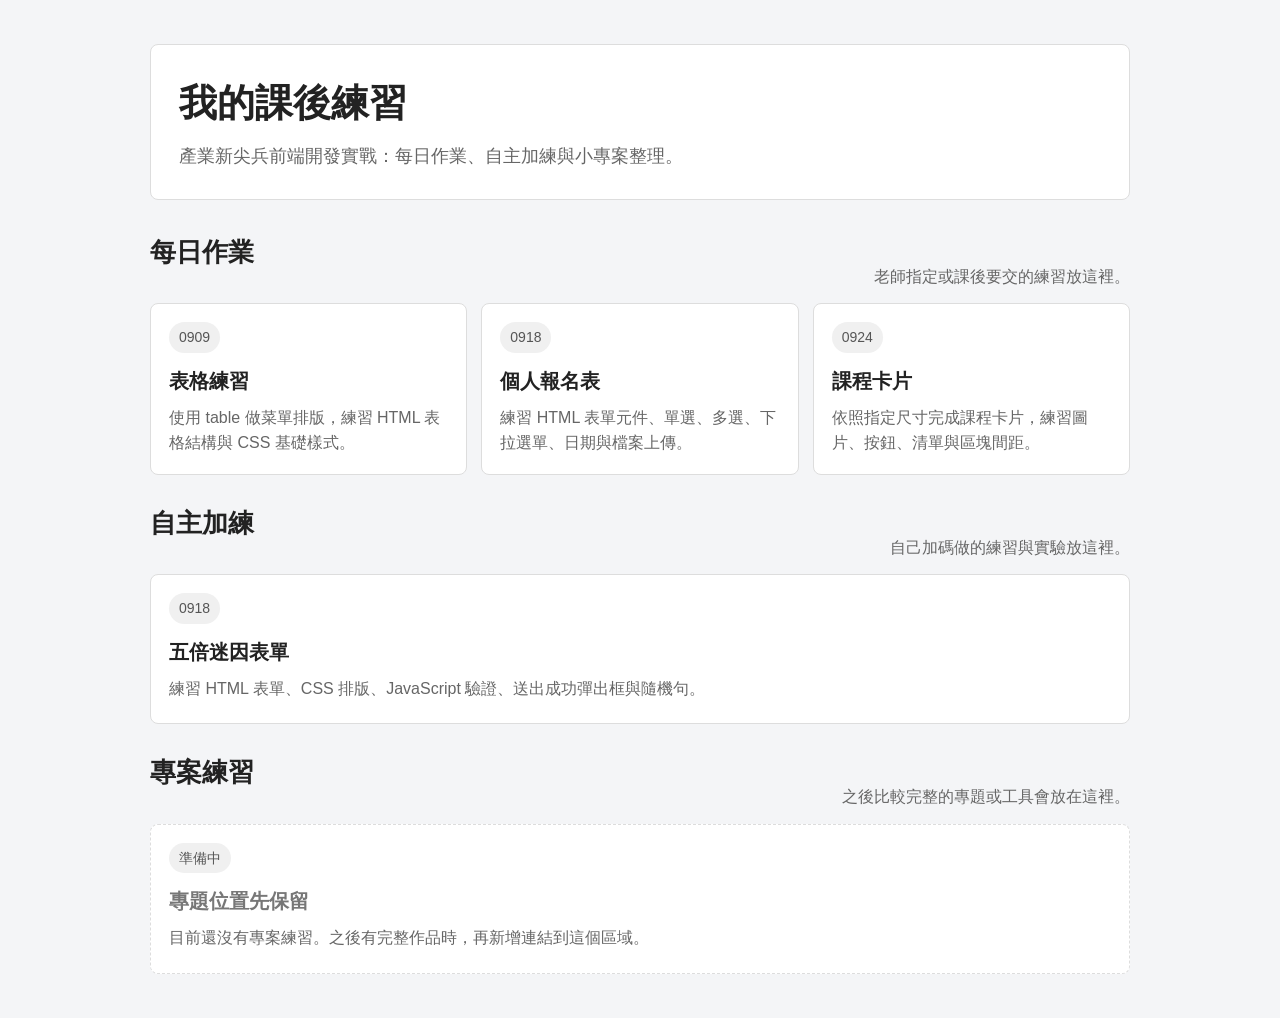
<file: index.html>
<!doctype html>
<html lang="zh-Hant">
  <head>
    <meta charset="UTF-8" />
    <meta name="viewport" content="width=device-width, initial-scale=1.0" />
    <title>我的課後練習</title>

    <style>
      * {
        box-sizing: border-box;
      }

      body {
        margin: 0;
        background-color: #f4f5f7;
        color: #222;
        font-family: Arial, "Microsoft JhengHei", sans-serif;
        line-height: 1.6;
      }

      .page {
        width: min(100% - 32px, 980px);
        margin: 0 auto;
        padding: 44px 0;
      }

      header {
        margin-bottom: 32px;
        padding: 28px;
        background-color: #ffffff;
        border: 1px solid #dddddd;
        border-radius: 8px;
      }

      h1,
      h2,
      h3,
      p {
        margin-top: 0;
      }

      h1 {
        margin-bottom: 8px;
        font-size: 38px;
      }

      h2 {
        margin-bottom: 16px;
        font-size: 26px;
      }

      h3 {
        margin-bottom: 8px;
        font-size: 20px;
      }

      .subtitle {
        margin-bottom: 0;
        color: #666666;
        font-size: 18px;
      }

      .section {
        margin-top: 28px;
      }

      .section-head {
        display: flex;
        align-items: end;
        justify-content: space-between;
        gap: 16px;
        margin-bottom: 14px;
      }

      .section-note {
        margin: 0;
        color: #666666;
      }

      .card-grid {
        display: grid;
        grid-template-columns: repeat(auto-fit, minmax(230px, 1fr));
        gap: 14px;
      }

      .card {
        min-height: 150px;
        padding: 18px;
        background-color: #ffffff;
        border: 1px solid #dddddd;
        border-radius: 8px;
      }

      .card-link {
        display: block;
        color: #222222;
        text-decoration: none;
      }

      .card-link:hover {
        border-color: #333333;
        background-color: #fafafa;
      }

      .tag {
        display: inline-block;
        margin-bottom: 12px;
        padding: 4px 10px;
        color: #555555;
        font-size: 14px;
        background-color: #f0f0f0;
        border-radius: 999px;
      }

      .card p {
        margin-bottom: 0;
        color: #666666;
      }

      .card.pending {
        border-style: dashed;
        color: #777777;
      }

      @media (max-width: 640px) {
        .page {
          width: min(100% - 24px, 980px);
          padding: 28px 0;
        }

        header {
          padding: 22px;
        }

        h1 {
          font-size: 32px;
        }

        .section-head {
          display: block;
        }
      }
    </style>
  </head>

  <body>
    <main class="page">
      <header>
        <h1>我的課後練習</h1>
        <p class="subtitle">產業新尖兵前端開發實戰：每日作業、自主加練與小專案整理。</p>
      </header>

      <section class="section">
        <div class="section-head">
          <h2>每日作業</h2>
          <p class="section-note">老師指定或課後要交的練習放這裡。</p>
        </div>

        <div class="card-grid">
          <a class="card card-link" href="homework/0909/">
            <span class="tag">0909</span>
            <h3>表格練習</h3>
            <p>使用 table 做菜單排版，練習 HTML 表格結構與 CSS 基礎樣式。</p>
          </a>

          <a class="card card-link" href="homework/0918/">
            <span class="tag">0918</span>
            <h3>個人報名表</h3>
            <p>練習 HTML 表單元件、單選、多選、下拉選單、日期與檔案上傳。</p>
          </a>

          <a class="card card-link" href="homework/0924/">
            <span class="tag">0924</span>
            <h3>課程卡片</h3>
            <p>依照指定尺寸完成課程卡片，練習圖片、按鈕、清單與區塊間距。</p>
          </a>
        </div>
      </section>

      <section class="section">
        <div class="section-head">
          <h2>自主加練</h2>
          <p class="section-note">自己加碼做的練習與實驗放這裡。</p>
        </div>

        <div class="card-grid">
          <a class="card card-link" href="projects/0918-five-times-form/">
            <span class="tag">0918</span>
            <h3>五倍迷因表單</h3>
            <p>練習 HTML 表單、CSS 排版、JavaScript 驗證、送出成功彈出框與隨機句。</p>
          </a>
        </div>
      </section>

      <section class="section">
        <div class="section-head">
          <h2>專案練習</h2>
          <p class="section-note">之後比較完整的專題或工具會放在這裡。</p>
        </div>

        <div class="card-grid">
          <article class="card pending">
            <span class="tag">準備中</span>
            <h3>專題位置先保留</h3>
            <p>目前還沒有專案練習。之後有完整作品時，再新增連結到這個區域。</p>
          </article>
        </div>
      </section>
    </main>
  </body>
</html>
</file>
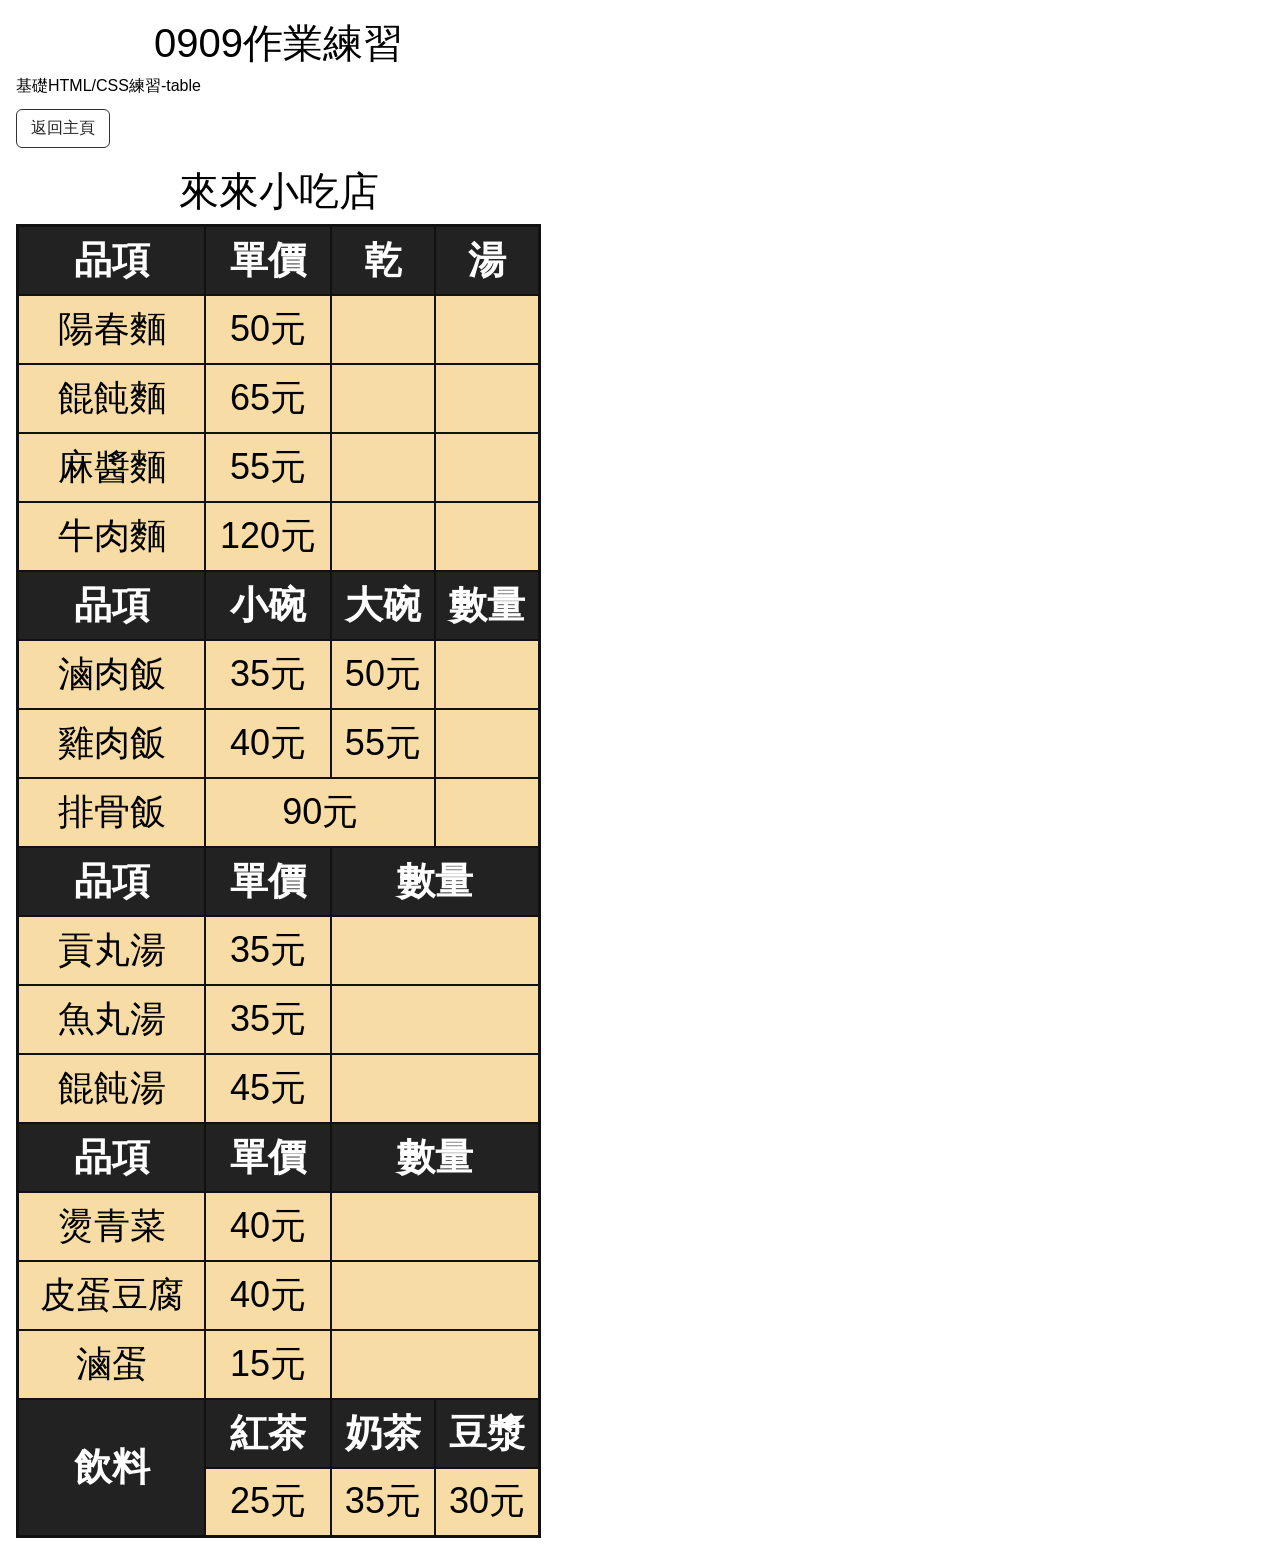
<file: homework/0909/index.html>
<!doctype html>
<html lang="zh-Hant">
  <head>
    <meta charset="UTF-8" />
    <meta name="viewport" content="width=device-width, initial-scale=1.0" />
    <title>0909作業</title>

    <style>
      * {
        box-sizing: border-box;
      }

      body {
        margin: 0;
        padding: 16px;
        background-color: white;
        font-family: "Microsoft JhengHei", "Noto Sans TC", Arial, sans-serif;
      }

      .page {
        width: min(525px, 100%);
      }

      h1 {
        margin: 0 0 5px 0;
        text-align: center;
        font-size: 40px;
        font-weight: 500;
      }

      p {
        margin: 0 0 12px;
      }

      .back-home {
        display: inline-block;
        margin-bottom: 16px;
        padding: 8px 14px;
        border: 1px solid #333;
        border-radius: 6px;
        color: #222;
        text-decoration: none;
      }

      .back-home:hover {
        background-color: #f2f2f2;
      }

      table {
        width: 100%;
        border-collapse: collapse;
        table-layout: fixed;
        border: 3px solid #111;
      }

      col:nth-child(1) {
        width: 36%;
      }

      col:nth-child(2) {
        width: 24%;
      }

      col:nth-child(3) {
        width: 20%;
      }

      col:nth-child(4) {
        width: 20%;
      }

      th,
      td {
        border: 2px solid #111;
        text-align: center;
        vertical-align: middle;
      }

      th {
        height: 69px;
        background-color: #222;
        color: white;
        font-size: 38px;
        font-weight: bold;
        white-space: nowrap;
      }

      td {
        height: 69px;
        background-color: #f7dca5;
        color: black;
        font-size: 36px;
        white-space: nowrap;
      }

      @media (max-width: 600px) {
        body {
          padding: 12px;
        }

        h1 {
          font-size: 28px;
        }

        th,
        td {
          height: 48px;
          font-size: 22px;
        }
      }
    </style>
  </head>

  <body>
    <main class="page">
      <section>
        <h1>0909作業練習</h1>
        <p>基礎HTML/CSS練習-table</p>
        <a class="back-home" href="../../index.html">返回主頁</a>
      </section>

      <section>
        <h1>來來小吃店</h1>

        <table>
          <colgroup>
            <col />
            <col />
            <col />
            <col />
          </colgroup>

          <tr>
            <th>品項</th>
            <th>單價</th>
            <th>乾</th>
            <th>湯</th>
          </tr>

          <tr>
            <td>陽春麵</td>
            <td>50元</td>
            <td></td>
            <td></td>
          </tr>

          <tr>
            <td>餛飩麵</td>
            <td>65元</td>
            <td></td>
            <td></td>
          </tr>

          <tr>
            <td>麻醬麵</td>
            <td>55元</td>
            <td></td>
            <td></td>
          </tr>

          <tr>
            <td>牛肉麵</td>
            <td>120元</td>
            <td></td>
            <td></td>
          </tr>

          <tr>
            <th>品項</th>
            <th>小碗</th>
            <th>大碗</th>
            <th>數量</th>
          </tr>

          <tr>
            <td>滷肉飯</td>
            <td>35元</td>
            <td>50元</td>
            <td></td>
          </tr>

          <tr>
            <td>雞肉飯</td>
            <td>40元</td>
            <td>55元</td>
            <td></td>
          </tr>

          <tr>
            <td>排骨飯</td>
            <td colspan="2">90元</td>
            <td></td>
          </tr>

          <tr>
            <th>品項</th>
            <th>單價</th>
            <th colspan="2">數量</th>
          </tr>

          <tr>
            <td>貢丸湯</td>
            <td>35元</td>
            <td colspan="2"></td>
          </tr>

          <tr>
            <td>魚丸湯</td>
            <td>35元</td>
            <td colspan="2"></td>
          </tr>

          <tr>
            <td>餛飩湯</td>
            <td>45元</td>
            <td colspan="2"></td>
          </tr>

          <tr>
            <th>品項</th>
            <th>單價</th>
            <th colspan="2">數量</th>
          </tr>

          <tr>
            <td>燙青菜</td>
            <td>40元</td>
            <td colspan="2"></td>
          </tr>

          <tr>
            <td>皮蛋豆腐</td>
            <td>40元</td>
            <td colspan="2"></td>
          </tr>

          <tr>
            <td>滷蛋</td>
            <td>15元</td>
            <td colspan="2"></td>
          </tr>

          <tr>
            <th rowspan="2">飲料</th>
            <th>紅茶</th>
            <th>奶茶</th>
            <th>豆漿</th>
          </tr>

          <tr>
            <td>25元</td>
            <td>35元</td>
            <td>30元</td>
          </tr>
        </table>
      </section>
    </main>
  </body>
</html>
</file>
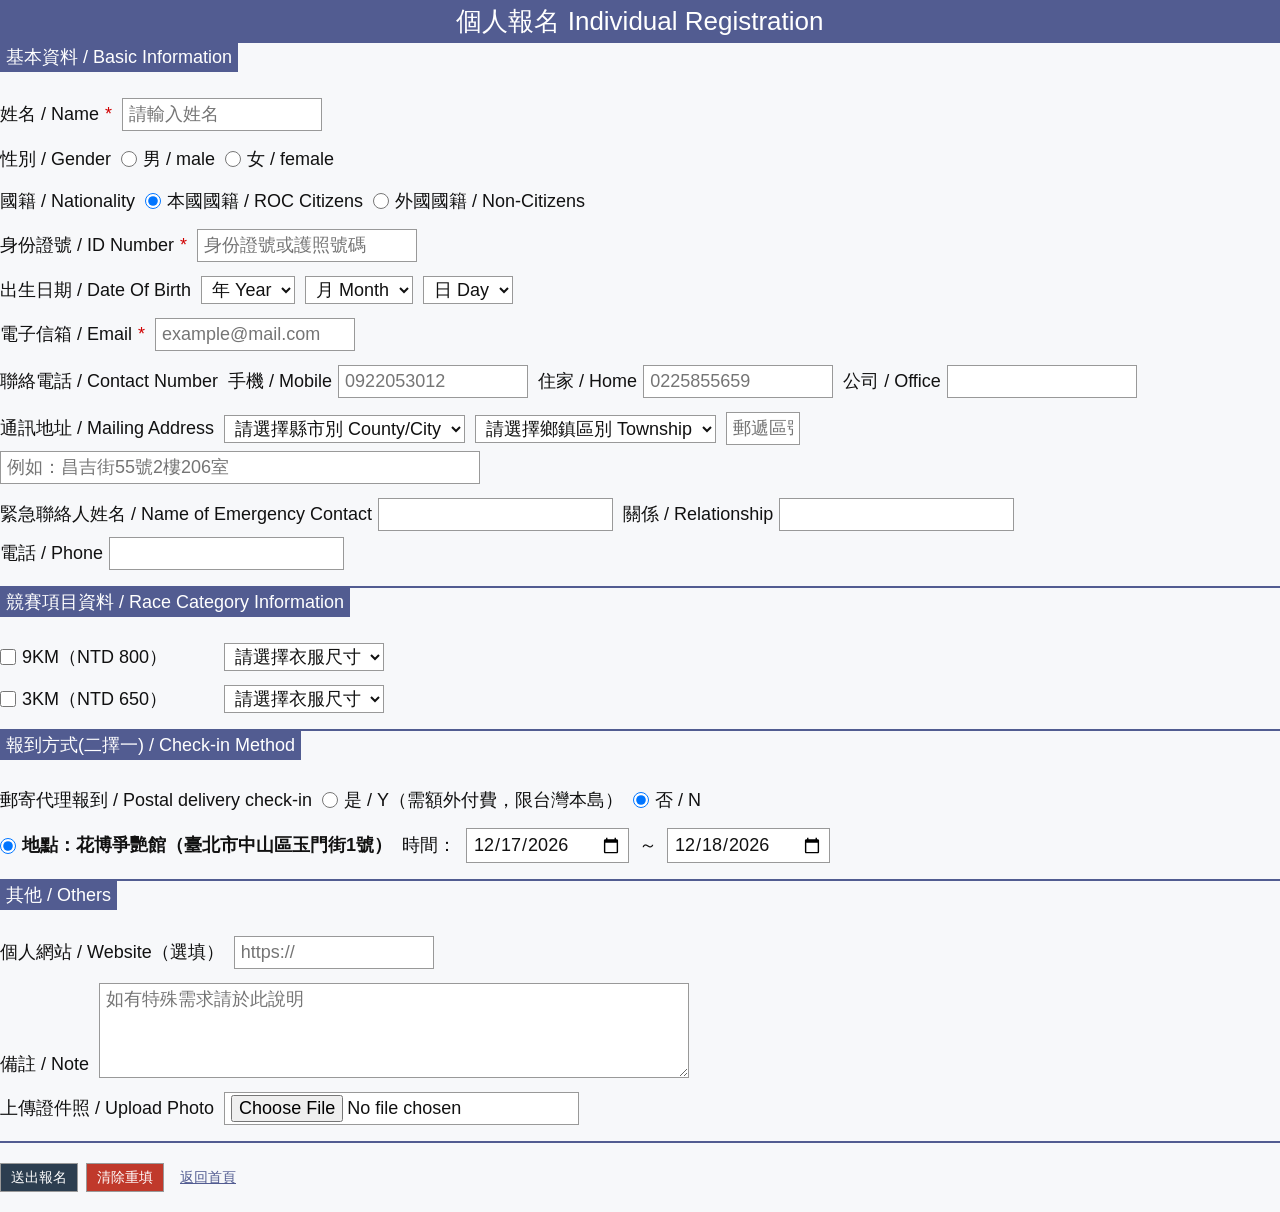
<file: homework/0918/index.html>
<!doctype html>
<html lang="zh-Hant">
  <head>
    <meta charset="UTF-8" />
    <meta name="viewport" content="width=device-width, initial-scale=1.0" />
    <title>0918 個人報名表</title>
    <link rel="stylesheet" href="reset.css" />
    <link rel="stylesheet" href="style.css" />
  </head>

  <body>
    <main>
      <h1 class="page-title">個人報名 Individual Registration</h1>

      <form class="registration-form" action="#" method="post">
        <fieldset class="form-section">
          <legend class="section-title">基本資料 / Basic Information</legend>

          <div class="section-content">
            <div class="form-row">
              <label class="form-label" for="name">
                姓名 / Name<span class="required">*</span>
              </label>
              <input id="name" name="name" type="text" placeholder="請輸入姓名" required />
            </div>

            <div class="form-row">
              <span class="form-label">性別 / Gender</span>
              <label class="choice-label">
                <input name="gender" type="radio" value="male" />
                男 / male
              </label>
              <label class="choice-label">
                <input name="gender" type="radio" value="female" />
                女 / female
              </label>
            </div>

            <div class="form-row">
              <span class="form-label">國籍 / Nationality</span>
              <label class="choice-label">
                <input name="nationality" type="radio" value="roc" checked />
                本國國籍 / ROC Citizens
              </label>
              <label class="choice-label">
                <input name="nationality" type="radio" value="foreign" />
                外國國籍 / Non-Citizens
              </label>
            </div>

            <div class="form-row">
              <label class="form-label" for="id-number">
                身份證號 / ID Number<span class="required">*</span>
              </label>
              <input
                class="id-number"
                id="id-number"
                name="id-number"
                type="text"
                placeholder="身份證號或護照號碼"
                required
              />
            </div>

            <div class="form-row">
              <span class="form-label">出生日期 / Date Of Birth</span>
              <select name="birth-year" aria-label="出生年份">
                <option value="">年 Year</option>
                <option value="2000">2000</option>
                <option value="1999">1999</option>
                <option value="1998">1998</option>
              </select>
              <select name="birth-month" aria-label="出生月份">
                <option value="">月 Month</option>
                <option value="1">1</option>
                <option value="2">2</option>
                <option value="3">3</option>
                <option value="4">4</option>
                <option value="5">5</option>
                <option value="6">6</option>
                <option value="7">7</option>
                <option value="8">8</option>
                <option value="9">9</option>
                <option value="10">10</option>
                <option value="11">11</option>
                <option value="12">12</option>
              </select>
              <select name="birth-day" aria-label="出生日期">
                <option value="">日 Day</option>
                <option value="1">1</option>
                <option value="2">2</option>
                <option value="3">3</option>
                <option value="4">4</option>
                <option value="5">5</option>
                <option value="6">6</option>
                <option value="7">7</option>
                <option value="8">8</option>
                <option value="9">9</option>
                <option value="10">10</option>
                <option value="11">11</option>
                <option value="12">12</option>
                <option value="13">13</option>
                <option value="14">14</option>
                <option value="15">15</option>
                <option value="16">16</option>
                <option value="17">17</option>
                <option value="18">18</option>
                <option value="19">19</option>
                <option value="20">20</option>
                <option value="21">21</option>
                <option value="22">22</option>
                <option value="23">23</option>
                <option value="24">24</option>
                <option value="25">25</option>
                <option value="26">26</option>
                <option value="27">27</option>
                <option value="28">28</option>
                <option value="29">29</option>
                <option value="30">30</option>
                <option value="31">31</option>
              </select>
            </div>

            <div class="form-row">
              <label class="form-label" for="email">
                電子信箱 / Email<span class="required">*</span>
              </label>
              <input id="email" name="email" type="email" placeholder="example@mail.com" required />
            </div>

            <div class="form-row">
              <span class="form-label">聯絡電話 / Contact Number</span>
              <label class="inline-field" for="mobile">
                手機 / Mobile
                <input class="phone-input" id="mobile" name="mobile" type="tel" placeholder="0922053012" />
              </label>
              <label class="inline-field" for="home-phone">
                住家 / Home
                <input class="phone-input" id="home-phone" name="home-phone" type="tel" placeholder="0225855659" />
              </label>
              <label class="inline-field" for="office-phone">
                公司 / Office
                <input class="phone-input" id="office-phone" name="office-phone" type="tel" />
              </label>
            </div>

            <div class="form-row">
              <span class="form-label">通訊地址 / Mailing Address</span>
              <select name="county" aria-label="縣市">
                <option value="">請選擇縣市別 County/City</option>
                <option value="taipei">臺北市</option>
                <option value="new-taipei">新北市</option>
                <option value="taoyuan">桃園市</option>
              </select>
              <select name="township" aria-label="鄉鎮區別">
                <option value="">請選擇鄉鎮區別 Township</option>
                <option value="zhongshan">中山區</option>
                <option value="xinyi">信義區</option>
                <option value="daan">大安區</option>
              </select>
              <input class="postal-code" name="postal-code" type="text" inputmode="numeric" placeholder="郵遞區號" />
              <input class="address-input" name="address" type="text" placeholder="例如：昌吉街55號2樓206室" />
            </div>

            <div class="form-row">
              <label class="inline-field" for="emergency-name">
                緊急聯絡人姓名 / Name of Emergency Contact
                <input class="emergency-input" id="emergency-name" name="emergency-name" type="text" />
              </label>
              <label class="inline-field" for="relationship">
                關係 / Relationship
                <input class="emergency-input" id="relationship" name="relationship" type="text" />
              </label>
              <label class="inline-field" for="emergency-phone">
                電話 / Phone
                <input class="emergency-input" id="emergency-phone" name="emergency-phone" type="tel" />
              </label>
            </div>
          </div>
        </fieldset>

        <fieldset class="form-section">
          <legend class="section-title">競賽項目資料 / Race Category Information</legend>

          <div class="section-content">
            <div class="form-row race-row">
              <label class="choice-label race-name">
                <input name="race" type="checkbox" value="9km" />
                9KM（NTD 800）
              </label>
              <select name="size-9km" aria-label="9KM 衣服尺寸">
                <option value="">請選擇衣服尺寸</option>
                <option value="s">S</option>
                <option value="m">M</option>
                <option value="l">L</option>
                <option value="xl">XL</option>
              </select>
            </div>

            <div class="form-row race-row">
              <label class="choice-label race-name">
                <input name="race" type="checkbox" value="3km" />
                3KM（NTD 650）
              </label>
              <select name="size-3km" aria-label="3KM 衣服尺寸">
                <option value="">請選擇衣服尺寸</option>
                <option value="s">S</option>
                <option value="m">M</option>
                <option value="l">L</option>
                <option value="xl">XL</option>
              </select>
            </div>
          </div>
        </fieldset>

        <fieldset class="form-section">
          <legend class="section-title">報到方式(二擇一) / Check-in Method</legend>

          <div class="section-content">
            <div class="form-row">
              <span class="form-label">郵寄代理報到 / Postal delivery check-in</span>
              <label class="choice-label">
                <input name="postal-check-in" type="radio" value="yes" />
                是 / Y（需額外付費，限台灣本島）
              </label>
              <label class="choice-label">
                <input name="postal-check-in" type="radio" value="no" checked />
                否 / N
              </label>
            </div>

            <div class="form-row">
              <label class="choice-label check-in-note">
                <input name="check-in-place" type="radio" value="expo" checked />
                地點：花博爭艷館（臺北市中山區玉門街1號）
              </label>
              <span>時間：</span>
              <input name="check-in-start" type="date" value="2026-12-17" />
              <span>～</span>
              <input name="check-in-end" type="date" value="2026-12-18" />
            </div>
          </div>
        </fieldset>

        <fieldset class="form-section">
          <legend class="section-title">其他 / Others</legend>

          <div class="section-content">
            <div class="form-row">
              <label class="form-label" for="website">個人網站 / Website（選填）</label>
              <input id="website" name="website" type="url" placeholder="https://" />
            </div>

            <div class="form-row note-row">
              <label class="form-label" for="note">備註 / Note</label>
              <textarea id="note" name="note" placeholder="如有特殊需求請於此說明"></textarea>
            </div>

            <div class="form-row">
              <label class="form-label" for="photo">上傳證件照 / Upload Photo</label>
              <input id="photo" name="photo" type="file" accept="image/*" />
            </div>
          </div>
        </fieldset>

        <div class="form-actions">
          <button class="button button-submit" type="submit">送出報名</button>
          <button class="button button-reset" type="reset">清除重填</button>
          <a class="back-home" href="../../index.html">返回首頁</a>
        </div>
      </form>
    </main>
  </body>
</html>
</file>
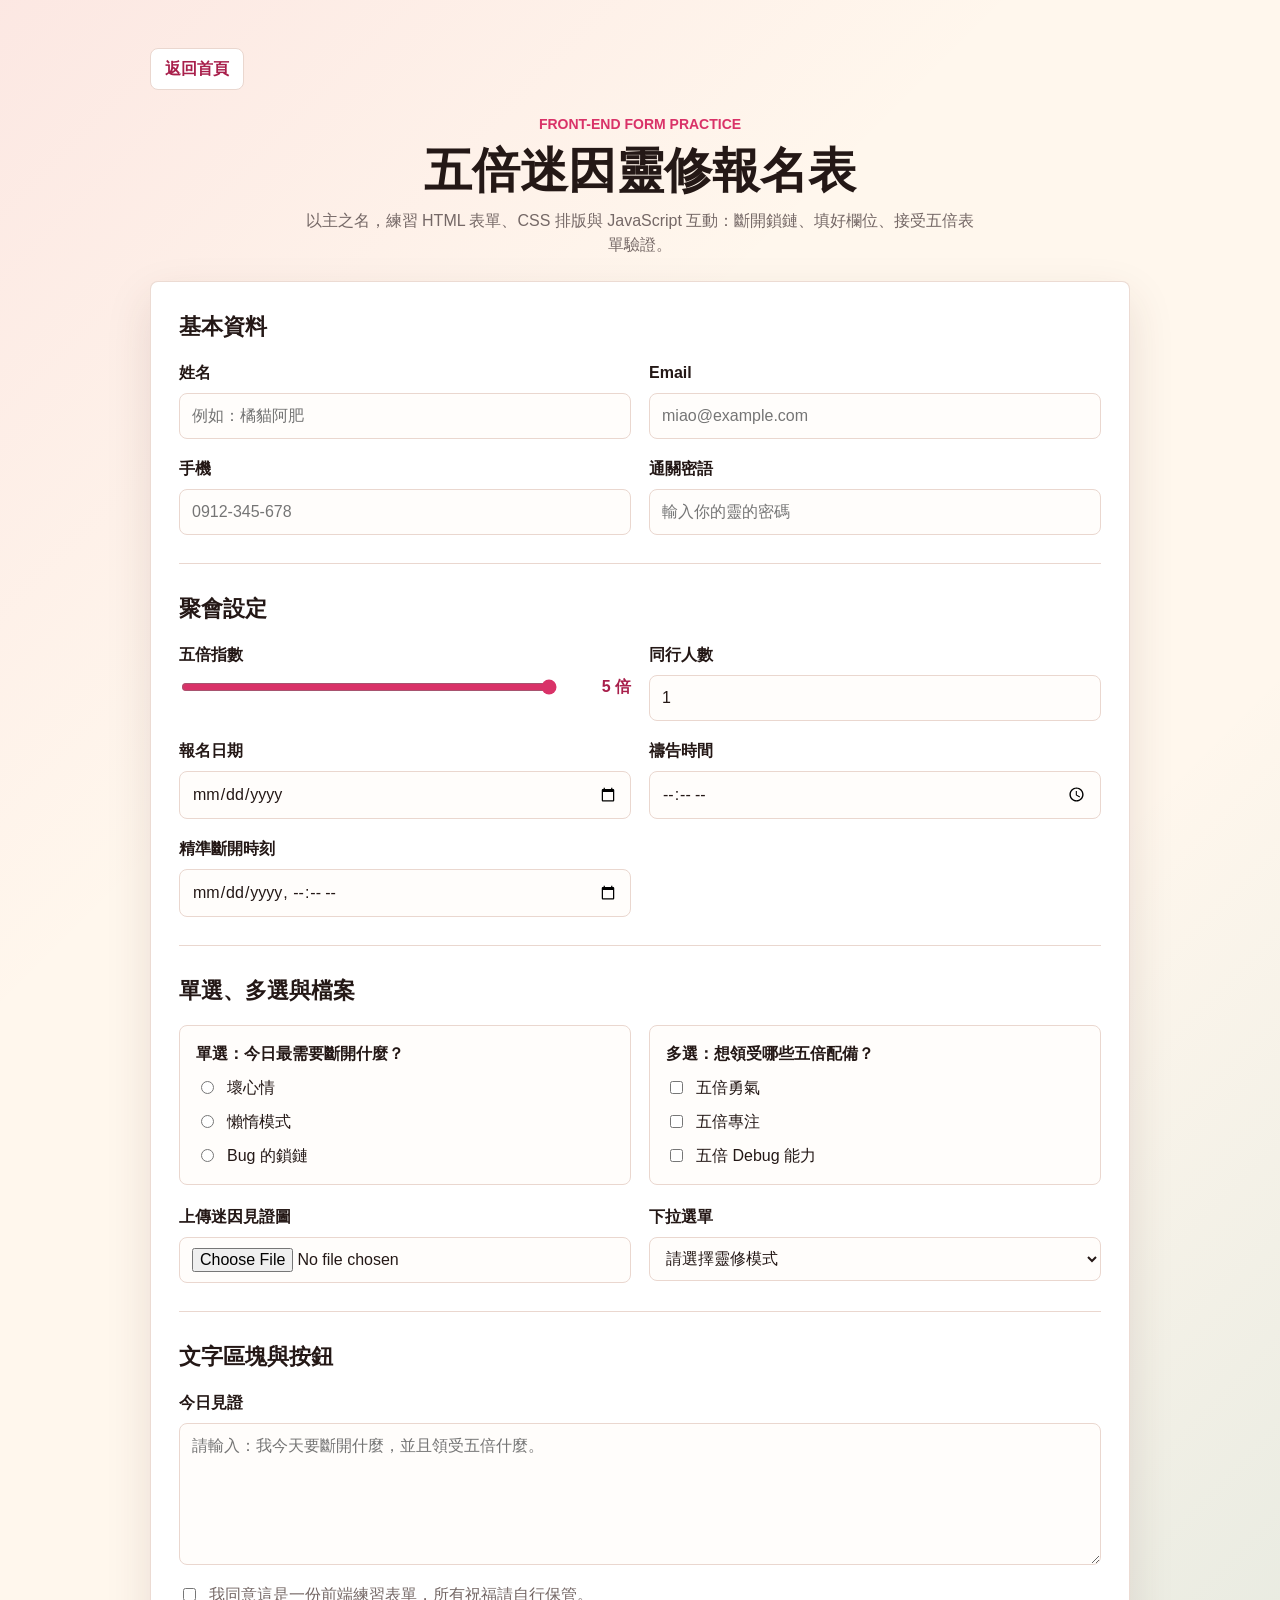
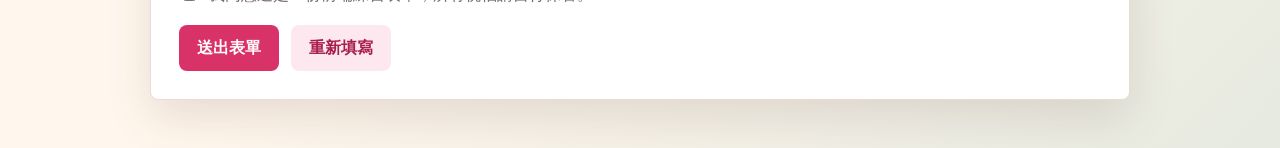
<file: projects/0918-five-times-form/index.html>
<!doctype html>
<html lang="zh-Hant-TW">
  <head>
    <meta charset="UTF-8" />
    <meta name="viewport" content="width=device-width, initial-scale=1.0" />
    <title>0918 練習五倍靈修報名表</title>
    <link rel="stylesheet" href="style.css" />
  </head>

  <body>
    <main class="page">
      <a class="back-home" href="../../index.html">返回首頁</a>

      <section class="hero" aria-labelledby="pageTitle">
        <p class="eyebrow">Front-end Form Practice</p>
        <h1 id="pageTitle">五倍迷因靈修報名表</h1>
        <p class="hero-text">
          以主之名，練習 HTML 表單、CSS 排版與 JavaScript
          互動：斷開鎖鏈、填好欄位、接受五倍表單驗證。
        </p>
      </section>

      <form class="form-card" id="blessingForm" novalidate>
        <input type="hidden" name="campaign" value="five-times-meme" />

        <fieldset class="form-section">
          <legend>基本資料</legend>

          <div class="form-grid">
            <div class="field">
              <label for="fullName">姓名</label>
              <input
                type="text"
                id="fullName"
                name="fullName"
                placeholder="例如：橘貓阿肥"
                autocomplete="name"
                required
              />
            </div>

            <div class="field">
              <label for="email">Email</label>
              <input
                type="email"
                id="email"
                name="email"
                placeholder="miao@example.com"
                autocomplete="email"
                required
              />
            </div>

            <div class="field">
              <label for="phone">手機</label>
              <input
                type="tel"
                id="phone"
                name="phone"
                placeholder="0912-345-678"
                autocomplete="tel"
              />
            </div>

            <div class="field">
              <label for="password">通關密語</label>
              <input
                type="password"
                id="password"
                name="password"
                placeholder="輸入你的靈的密碼"
                minlength="6"
              />
            </div>
          </div>
        </fieldset>

        <fieldset class="form-section">
          <legend>聚會設定</legend>

          <div class="form-grid">
            <div class="field">
              <label for="blessingLevel">五倍指數</label>
              <div class="range-row">
                <input
                  type="range"
                  id="blessingLevel"
                  name="blessingLevel"
                  min="1"
                  max="5"
                  value="5"
                />
                <output id="blessingOutput" for="blessingLevel">5 倍</output>
              </div>
            </div>

            <div class="field">
              <label for="teamSize">同行人數</label>
              <input
                type="number"
                id="teamSize"
                name="teamSize"
                min="1"
                max="20"
                value="1"
              />
            </div>

            <div class="field">
              <label for="eventDate">報名日期</label>
              <input type="date" id="eventDate" name="eventDate" />
            </div>

            <div class="field">
              <label for="eventTime">禱告時間</label>
              <input type="time" id="eventTime" name="eventTime" />
            </div>

            <div class="field">
              <label for="eventDateTime">精準斷開時刻</label>
              <input
                type="datetime-local"
                id="eventDateTime"
                name="eventDateTime"
              />
            </div>
          </div>
        </fieldset>

        <fieldset class="form-section">
          <legend>單選、多選與檔案</legend>

          <div class="choice-layout">
            <div class="choice-group">
              <p class="choice-title">單選：今日最需要斷開什麼？</p>
              <label class="choice-item">
                <input
                  type="radio"
                  name="breakTarget"
                  value="badMood"
                  required
                />
                壞心情
              </label>
              <label class="choice-item">
                <input type="radio" name="breakTarget" value="lazyMode" />
                懶惰模式
              </label>
              <label class="choice-item">
                <input type="radio" name="breakTarget" value="bugChain" />
                Bug 的鎖鏈
              </label>
            </div>

            <div class="choice-group">
              <p class="choice-title">多選：想領受哪些五倍配備？</p>
              <label class="choice-item">
                <input type="checkbox" name="equipments" value="courage" />
                五倍勇氣
              </label>
              <label class="choice-item">
                <input type="checkbox" name="equipments" value="focus" />
                五倍專注
              </label>
              <label class="choice-item">
                <input type="checkbox" name="equipments" value="debugPower" />
                五倍 Debug 能力
              </label>
            </div>
          </div>

          <div class="form-grid">
            <div class="field">
              <label for="memeFile">上傳迷因見證圖</label>
              <input
                type="file"
                id="memeFile"
                name="memeFile"
                accept="image/*"
              />
            </div>

            <div class="field">
              <label for="memeMode">下拉選單</label>
              <select id="memeMode" name="memeMode" required>
                <option value="">請選擇靈修模式</option>
                <option value="gentle">溫柔提醒</option>
                <option value="powerful">大聲斷開</option>
                <option value="fiveTimes">直接五倍</option>
              </select>
            </div>
          </div>
        </fieldset>

        <fieldset class="form-section">
          <legend>文字區塊與按鈕</legend>

          <div class="field">
            <label for="message">今日見證</label>
            <textarea
              id="message"
              name="message"
              rows="5"
              placeholder="請輸入：我今天要斷開什麼，並且領受五倍什麼。"
              required
            ></textarea>
          </div>

          <label class="choice-item agree-row">
            <input type="checkbox" id="agree" name="agree" required />
            我同意這是一份前端練習表單，所有祝福請自行保管。
          </label>

          <div class="button-row">
            <button type="submit">送出表單</button>
            <button type="reset" class="secondary-button">重新填寫</button>
          </div>
        </fieldset>
      </form>
    </main>

    <div
      class="modal"
      id="successModal"
      role="dialog"
      aria-modal="true"
      aria-labelledby="modalTitle"
    >
      <div class="modal-card">
        <p class="modal-eyebrow">表單送出成功</p>
        <h2 id="modalTitle">
          恭喜你 <span id="modalName">同學</span> 已成功得到五倍祝福
        </h2>
        <p class="modal-text">開始你的五倍學院訓練</p>
        <ul class="training-list">
          <li>第一課：斷開拖延，準時完成作業。</li>
          <li>第二課：領受專注，表單欄位不漏填。</li>
          <li>第三課：五倍 Debug，錯誤訊息看得懂。</li>
        </ul>
        <p class="random-line" id="randomLine">準備領受今日訓練金句。</p>
        <div class="modal-actions">
          <button type="button" id="randomButton">隨機五倍一句</button>
          <button type="button" class="secondary-button" id="closeModalButton">
            開始訓練
          </button>
        </div>
      </div>
    </div>

    <script src="script.js"></script>
  </body>
</html>
</file>
<file: homework/0918/style.css>
body {
  min-width: 320px;
  background-color: #f7f8fa;
  color: #111111;
  font-family: Arial, "Microsoft JhengHei", sans-serif;
  font-size: 18px;
  line-height: 1.5;
}

.page-title {
  padding: 2px 16px;
  background-color: #525c91;
  color: #ffffff;
  font-size: 26px;
  font-weight: normal;
  text-align: center;
}

.registration-form {
  width: 100%;
}

.form-section {
  min-width: 0;
  padding: 14px 0 16px;
  border-bottom: 2px solid #525c91;
}

.section-title {
  padding: 1px 6px;
  background-color: #525c91;
  color: #ffffff;
  font-size: 18px;
  font-weight: normal;
}

.section-content {
  display: grid;
  gap: 14px;
  padding: 12px 0 0;
}

.form-row {
  display: flex;
  flex-wrap: wrap;
  align-items: center;
  gap: 6px 10px;
  min-height: 28px;
}

.form-label,
.choice-label,
.inline-field {
  display: inline-flex;
  align-items: center;
  gap: 6px;
}

.required {
  color: #d00000;
}

input,
select,
textarea {
  min-height: 28px;
  padding: 2px 6px;
  background-color: #ffffff;
  border: 1px solid #999999;
}

input[type="radio"],
input[type="checkbox"] {
  width: 16px;
  height: 16px;
  min-height: auto;
  padding: 0;
}

input[type="text"],
input[type="email"],
input[type="tel"],
input[type="url"] {
  width: 200px;
}

input.id-number {
  width: 220px;
}

input.phone-input {
  width: 190px;
}

input.postal-code {
  width: 74px;
}

input.address-input {
  width: min(480px, 100%);
}

input.emergency-input {
  width: 235px;
}

.race-row {
  gap: 14px;
}

.race-name {
  width: 210px;
}

.check-in-note {
  font-weight: bold;
}

.note-row {
  align-items: flex-end;
}

textarea {
  width: min(590px, 100%);
  height: 95px;
  resize: vertical;
}

.form-actions {
  display: flex;
  flex-wrap: wrap;
  align-items: center;
  gap: 8px;
  padding: 20px 0;
}

.button {
  padding: 5px 10px;
  border: 1px solid #999999;
  color: #ffffff;
  font-size: 14px;
  line-height: 1.2;
}

.button-submit {
  background-color: #2c3e50;
}

.button-reset {
  background-color: #c0392b;
}

.back-home {
  margin-left: 8px;
  color: #525c91;
  font-size: 14px;
}

.button:hover,
.button:focus-visible {
  filter: brightness(1.12);
}

input:focus-visible,
select:focus-visible,
textarea:focus-visible,
.button:focus-visible,
.back-home:focus-visible {
  outline: 2px solid #2f6fed;
  outline-offset: 2px;
}

@media (max-width: 720px) {
  body {
    font-size: 16px;
  }

  .page-title {
    font-size: 22px;
  }

  .section-title {
    font-size: 18px;
  }

  .form-row {
    align-items: flex-start;
  }

  .form-label {
    width: 100%;
  }

  input[type="text"],
  input[type="email"],
  input[type="tel"],
  input[type="url"],
  input.id-number,
  input.phone-input,
  input.emergency-input {
    width: min(100%, 320px);
  }

  .inline-field {
    flex-wrap: wrap;
  }
}
</file>
<file: projects/0918-five-times-form/style.css>
:root {
  --color-bg: #fff7ed;
  --color-card: #ffffff;
  --color-text: #241816;
  --color-muted: #756866;
  --color-line: #ead7cf;
  --color-primary: #d93268;
  --color-primary-dark: #a81f4b;
  --color-accent: #0f766e;
  --color-focus: rgba(217, 50, 104, 0.2);
  --shadow-card: 0 18px 45px rgba(86, 45, 35, 0.13);
  --radius: 8px;
}

* {
  box-sizing: border-box;
}

body {
  margin: 0;
  color: var(--color-text);
  font-family: Arial, "Noto Sans TC", sans-serif;
  line-height: 1.5;
  background:
    linear-gradient(135deg, rgba(217, 50, 104, 0.08), transparent 34%),
    linear-gradient(315deg, rgba(15, 118, 110, 0.1), transparent 36%),
    var(--color-bg);
}

button,
input,
select,
textarea {
  font: inherit;
}

.page {
  width: min(100% - 32px, 980px);
  margin: 0 auto;
  padding: 48px 0;
}

.back-home {
  display: inline-block;
  margin-bottom: 24px;
  padding: 8px 14px;
  color: var(--color-primary-dark);
  font-weight: 800;
  text-decoration: none;
  background: #ffffff;
  border: 1px solid var(--color-line);
  border-radius: var(--radius);
}

.back-home:hover {
  background: #fde8ef;
}

.hero {
  margin-bottom: 24px;
  text-align: center;
}

.eyebrow {
  margin: 0 0 10px;
  color: var(--color-primary);
  font-size: 14px;
  font-weight: 700;
  letter-spacing: 0;
  text-transform: uppercase;
}

h1,
h2,
p {
  margin-top: 0;
}

h1 {
  margin-bottom: 12px;
  font-size: 48px;
  line-height: 1.08;
}

.hero-text {
  max-width: 680px;
  margin: 0 auto;
  color: var(--color-muted);
}

.form-card {
  background: var(--color-card);
  border: 1px solid rgba(234, 215, 207, 0.9);
  border-radius: var(--radius);
  box-shadow: var(--shadow-card);
}

.form-card {
  padding: 28px;
}

.form-section {
  margin: 0 0 28px;
  padding: 0 0 28px;
  border: 0;
  border-bottom: 1px solid var(--color-line);
}

.form-section:last-child {
  margin-bottom: 0;
  padding-bottom: 0;
  border-bottom: 0;
}

.form-section legend {
  width: 100%;
  margin-bottom: 18px;
  padding: 0;
  font-size: 22px;
  font-weight: 800;
}

.form-grid {
  display: grid;
  grid-template-columns: repeat(2, minmax(0, 1fr));
  gap: 18px;
}

.field {
  display: flex;
  flex-direction: column;
  gap: 8px;
}

.field label,
.choice-title {
  color: var(--color-text);
  font-weight: 700;
}

.choice-title {
  margin-bottom: 10px;
}

input[type="text"],
input[type="email"],
input[type="tel"],
input[type="password"],
input[type="number"],
input[type="date"],
input[type="time"],
input[type="datetime-local"],
input[type="file"],
select,
textarea {
  width: 100%;
  min-height: 44px;
  padding: 10px 12px;
  color: var(--color-text);
  background: #fffdfb;
  border: 1px solid var(--color-line);
  border-radius: var(--radius);
}

textarea {
  min-height: 120px;
  resize: vertical;
}

input:focus,
select:focus,
textarea:focus,
button:focus {
  outline: 3px solid var(--color-focus);
  outline-offset: 2px;
  border-color: var(--color-primary);
}

.range-row {
  display: grid;
  grid-template-columns: 1fr 64px;
  align-items: center;
  gap: 12px;
}

input[type="range"] {
  width: 100%;
  accent-color: var(--color-primary);
}

output {
  color: var(--color-primary-dark);
  font-weight: 800;
  text-align: right;
}

.choice-layout {
  display: grid;
  grid-template-columns: repeat(2, minmax(0, 1fr));
  gap: 18px;
  margin-bottom: 20px;
}

.choice-group {
  padding: 16px;
  background: #fffdfb;
  border: 1px solid var(--color-line);
  border-radius: var(--radius);
}

.choice-item {
  display: flex;
  align-items: flex-start;
  gap: 10px;
  margin-bottom: 10px;
  color: var(--color-text);
  cursor: pointer;
}

.choice-item:last-child {
  margin-bottom: 0;
}

.choice-item input {
  margin-top: 5px;
  accent-color: var(--color-primary);
}

.agree-row {
  margin: 18px 0;
  color: var(--color-muted);
}

.button-row {
  display: flex;
  flex-wrap: wrap;
  gap: 12px;
}

button,
input[type="button"] {
  min-height: 46px;
  padding: 0 18px;
  color: #ffffff;
  font-weight: 800;
  background: var(--color-primary);
  border: 0;
  border-radius: var(--radius);
  cursor: pointer;
  transition:
    background-color 0.2s ease,
    transform 0.1s ease;
}

button:hover,
input[type="button"]:hover {
  background: var(--color-primary-dark);
}

button:active,
input[type="button"]:active {
  transform: translateY(1px);
}

.secondary-button {
  color: var(--color-primary-dark);
  background: #fde8ef;
}

.secondary-button:hover {
  background: #fbd1df;
}

.is-error {
  border-color: #dc2626 !important;
}

.modal {
  position: fixed;
  inset: 0;
  z-index: 10;
  display: none;
  align-items: center;
  justify-content: center;
  padding: 24px;
  background: rgba(36, 24, 22, 0.68);
}

.modal.is-open {
  display: flex;
}

.modal-card {
  width: min(100%, 520px);
  padding: 32px;
  text-align: center;
  background: #ffffff;
  border: 1px solid var(--color-line);
  border-radius: var(--radius);
  box-shadow: 0 24px 70px rgba(36, 24, 22, 0.32);
}

.modal-eyebrow {
  margin-bottom: 10px;
  color: var(--color-primary);
  font-size: 14px;
  font-weight: 800;
}

.modal-card h2 {
  margin-bottom: 14px;
  font-size: 30px;
  line-height: 1.25;
}

.modal-text {
  margin-bottom: 18px;
  color: var(--color-accent);
  font-size: 20px;
  font-weight: 800;
}

.training-list {
  margin: 0 0 22px;
  padding-left: 22px;
  color: var(--color-muted);
  text-align: left;
}

.training-list li {
  margin-bottom: 8px;
}

.random-line {
  min-height: 48px;
  margin-bottom: 18px;
  padding: 14px;
  color: var(--color-primary-dark);
  font-weight: 800;
  background: #fff7ed;
  border-radius: var(--radius);
}

.modal-actions {
  display: flex;
  justify-content: center;
  gap: 12px;
}

@media (max-width: 760px) {
  .page {
    width: min(100% - 24px, 980px);
    padding: 28px 0;
  }

  .form-card {
    padding: 20px;
  }

  .form-grid,
  .choice-layout {
    grid-template-columns: 1fr;
  }

  .button-row {
    flex-direction: column;
  }

  h1 {
    font-size: 32px;
  }

  .modal-card {
    padding: 24px;
  }

  .modal-card h2 {
    font-size: 24px;
  }

  .modal-actions {
    flex-direction: column;
  }

  button,
  input[type="button"] {
    width: 100%;
  }
}
</file>
